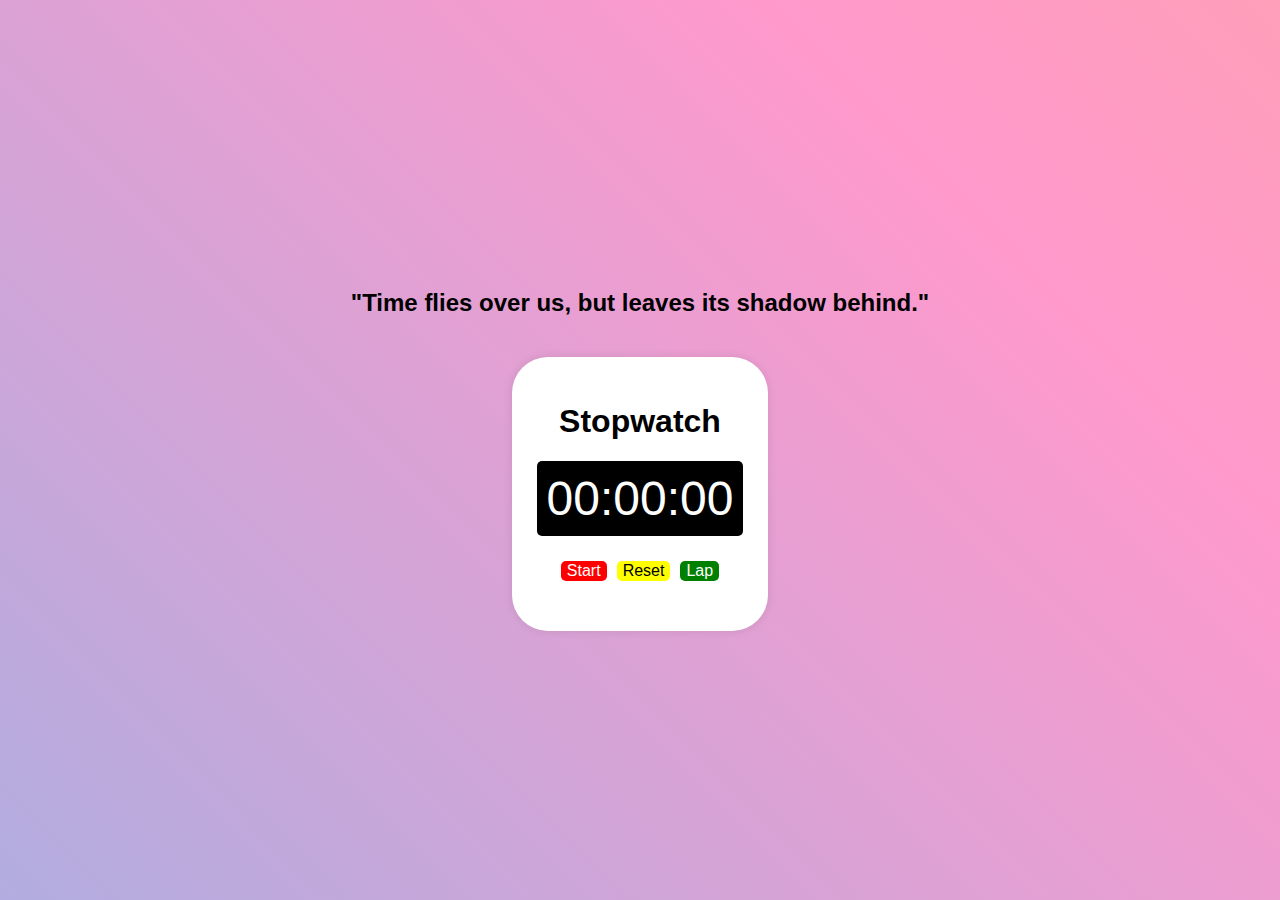
<file: stopclock/index.html>
<!DOCTYPE html>
<html lang="en">
<head>
    <meta charset="UTF-8">
    <meta name="viewport" content="width=device-width, initial-scale=1.0">
    <title>⏰Stopwatch Application</title>
    <link rel="stylesheet" href="styles.css">
</head>
<body>
    <div class="quote">"Time flies over us, but leaves its shadow behind."</div>
    <div class="stopwatch">
        <h1>Stopwatch</h1>
        <div id="time">00:00:00</div>
        <div class="buttons">
            <button id="startPauseBtn">Start</button>
            <button id="resetBtn">Reset</button>
            <button id="lapBtn">Lap</button>
        </div>
        <ul id="laps"></ul>
    </div>
    <script src="scripts.js"></script>
</body>
</html>
</file>
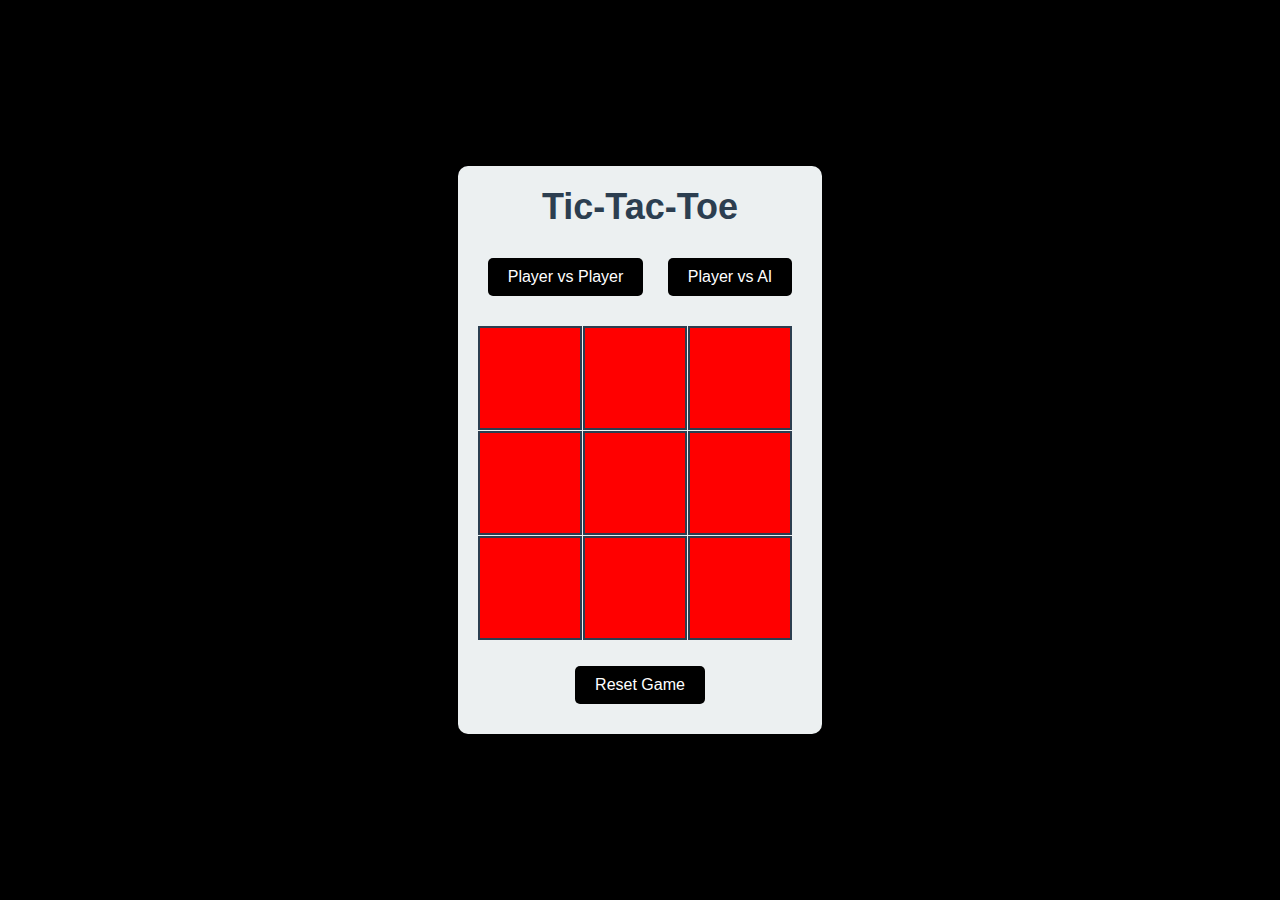
<file: tic tac toe/index.html>
<!DOCTYPE html>
<html lang="en">
<head>
    <meta charset="UTF-8">
    <meta name="viewport" content="width=device-width, initial-scale=1.0">
    <title>Fun Game</title>
    <link rel="stylesheet" href="styles.css">
</head>
<body>
    <div class="container">
        <h1>Tic-Tac-Toe</h1>
        <div class="mode-selection">
            <button id="playerModeBtn">Player vs Player</button>
            <button id="aiModeBtn">Player vs AI</button>
        </div>
        <div class="board" id="board">
            <div class="cell" data-cell></div>
            <div class="cell" data-cell></div>
            <div class="cell" data-cell></div>
            <div class="cell" data-cell></div>
            <div class="cell" data-cell></div>
            <div class="cell" data-cell></div>
            <div class="cell" data-cell></div>
            <div class="cell" data-cell></div>
            <div class="cell" data-cell></div>
        </div>
        <div class="message" id="message"></div>
        <button id="resetBtn">Reset Game</button>
    </div>
    <script src="script.js"></script>
</body>
</html>
</file>
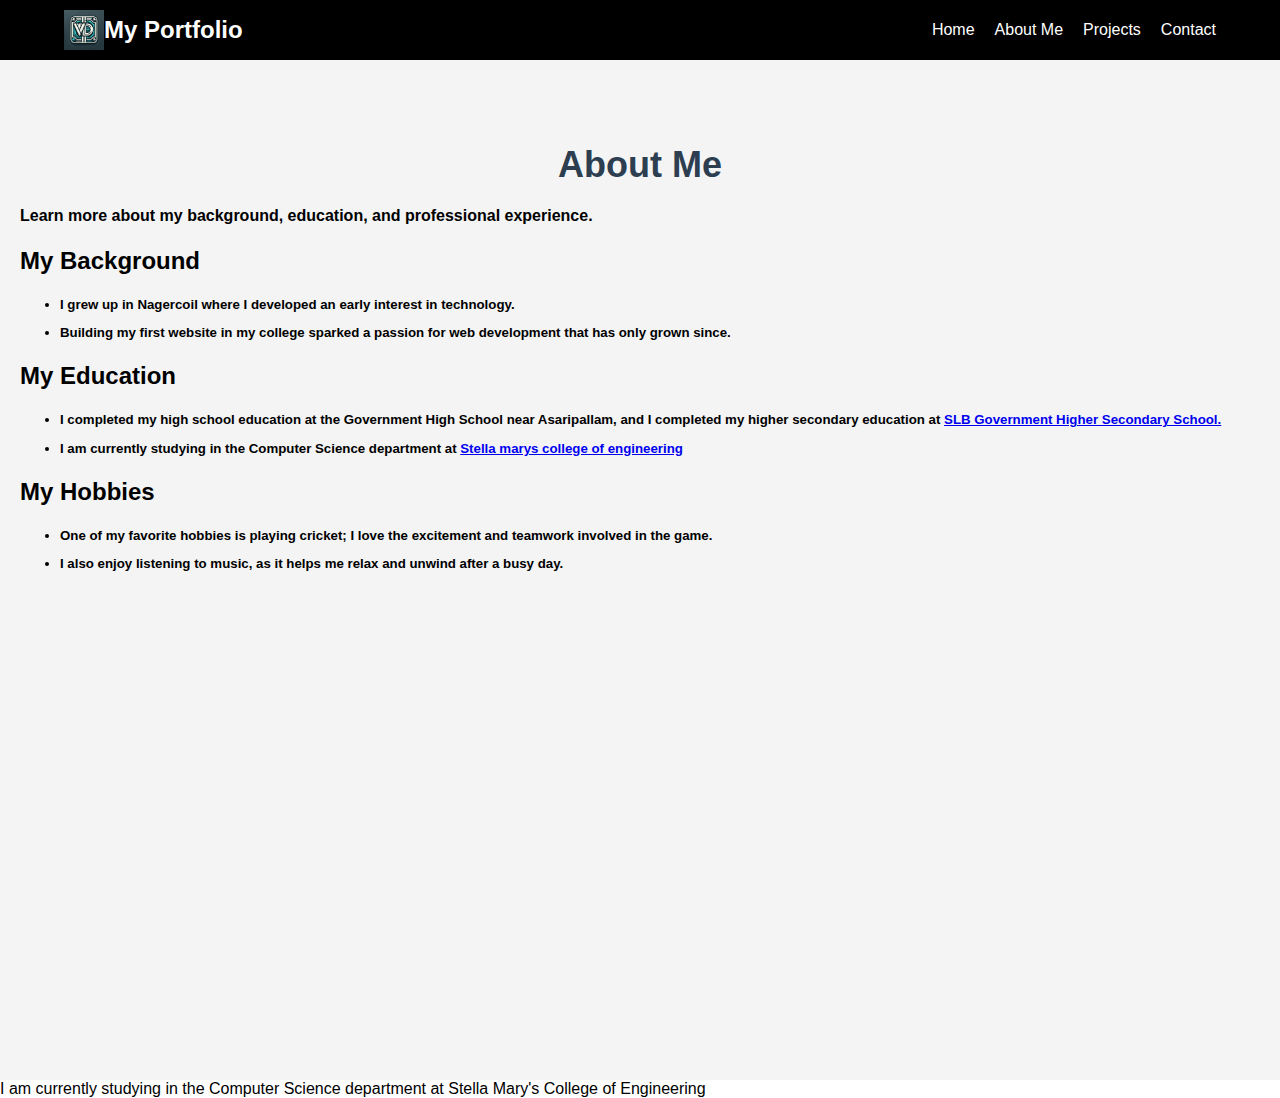
<file: about.html>
<!DOCTYPE html>
<html lang="en">
<head>
    <meta charset="UTF-8">
    <meta name="viewport" content="width=device-width, initial-scale=1.0">
    <title>About Me | My Portfolio</title>
    <link rel="stylesheet" href="styles.css">
</head>
<body>
    <header class="navbar">
        <div class="container">
            <div class="logo">
                <img src="logo.jpg.webp" alt="Logo">
                <span class="site-name">My Portfolio</span>
            </div>
            <nav>
                <ul class="nav-links">
                    <li><a href="home.html">Home</a></li>
                    <li><a href="about.html">About Me</a></li>
                    <li><a href="projects.html">Projects</a></li>
                    <li><a href="contact.html">Contact</a></li>
                </ul>
            </nav>
        </div>
    </header>
    <main>
        <h1>About Me</h1>
        <h4>
        <p>Learn more about my background, education, and professional experience.</p></h4>        
        <h2>My Background</h2>
        <h5>
        
        <ul>
        <li><p>I grew up in Nagercoil where I developed an early interest in technology.<br><li>Building my first website in my college sparked a passion for web development that has only grown since.</li></li></p>
        </ul></h5>
        
        <h2>My Education</h2>
        <h5>
        <ul>
            <li><p>I completed my high school education at the Government High School near Asaripallam, and I completed my higher secondary education at <a href="https://r.search.yahoo.com/_ylt=AwrPqmTNzplnLQIAWHG7HAx.;_ylu=Y29sbwNzZzMEcG9zAzIEdnRpZAMEc2VjA3Ny/RV=2/RE=1739342797/RO=10/RU=https%3a%2f%2fwww.facebook.com%2fSLBGHSSNagercoil%2f/RK=2/RS=AHAp3.Ae7QJqrn8LKOcMjCQiRc8-">SLB Government Higher Secondary School.</a></p></li>
            <li><p>I am currently studying in the Computer Science department at <a href="https://r.search.yahoo.com/_ylt=AwrKGL7QsplnWQIAxwu7HAx.;_ylu=Y29sbwNzZzMEcG9zAzEEdnRpZAMEc2VjA3Ny/RV=2/RE=1739335633/RO=10/RU=https%3a%2f%2fstellamaryscoe.edu.in%2f/RK=2/RS=Ws2_HeoILCSY9xLfllgEifWCVP0-"> Stella marys college of engineering</a></p></li>
        </ul> 
    </h5>
    <h2>My Hobbies</h2>
    <h5>
    <ul>
        <li><p>One of my favorite hobbies is playing cricket; I love the excitement and teamwork involved in the game.</p></li>
        <li><p>I also enjoy listening to music, as it helps me relax and unwind after a busy day.</p></li>
    </ul>
</h5> 


       
    </main>
    <script src="scripts.js"></script>
</body>
</html>
I am currently studying in the Computer Science department at Stella Mary's College of Engineering
</file>
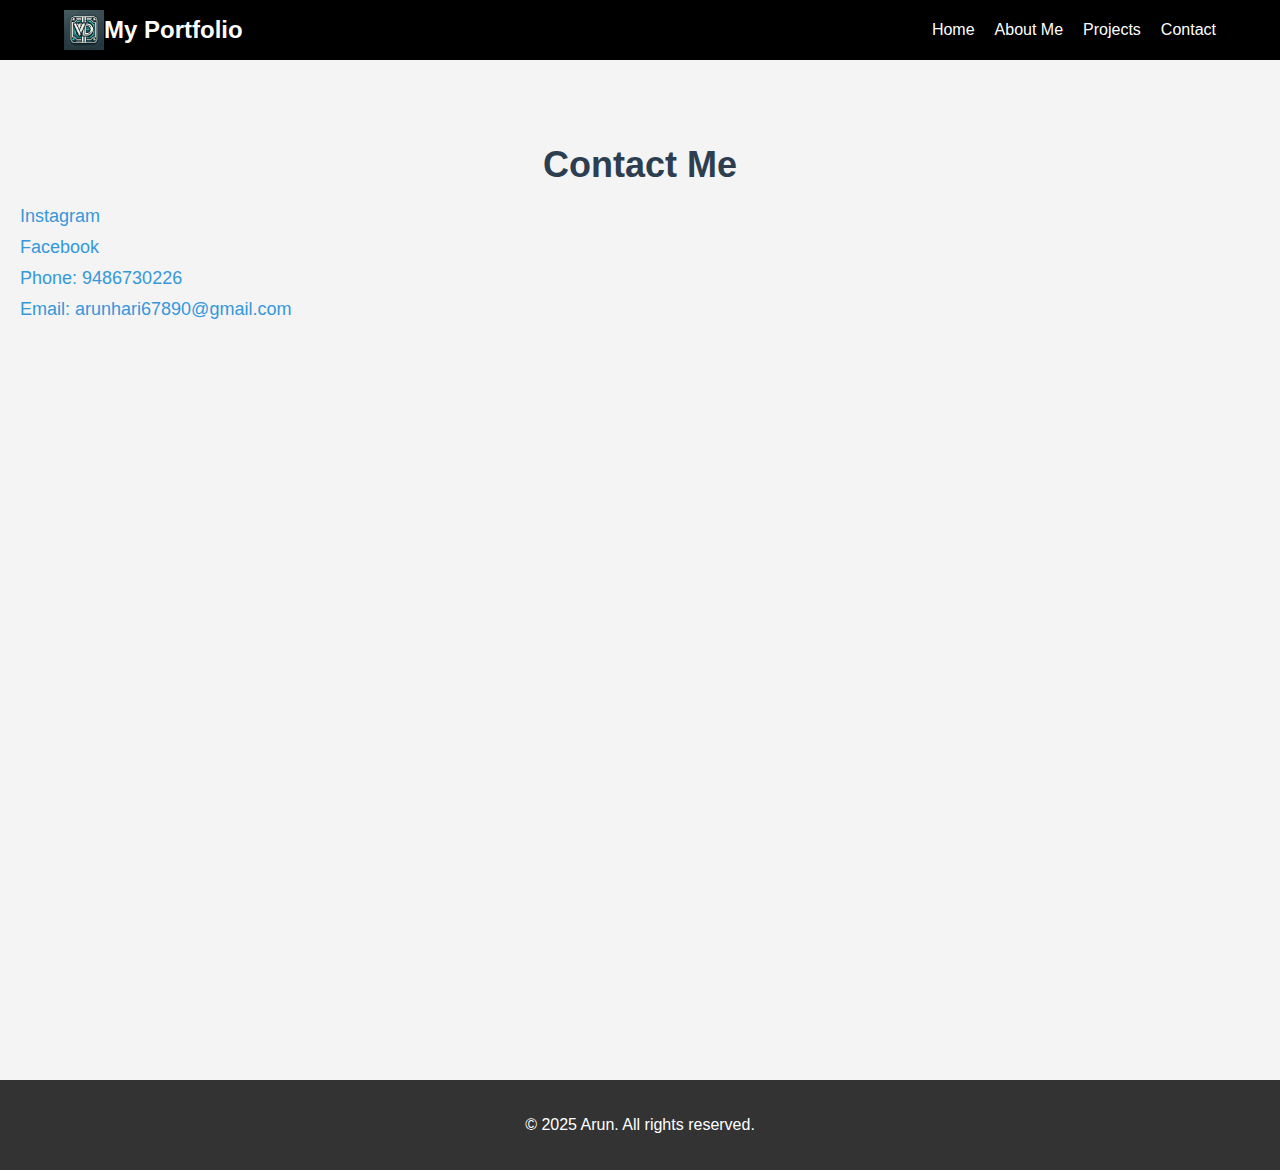
<file: contact.html>
<!DOCTYPE html>
<html lang="en">
<head>
    <meta charset="UTF-8">
    <meta name="viewport" content="width=device-width, initial-scale=1.0">
    <title>Contact Me | My Portfolio</title>
    <link rel="stylesheet" href="styles.css">
</head>
<body>
    <header class="navbar">
        <div class="container">
            <div class="logo">
                <img src="logo.jpg.webp" alt="Logo">
                <span class="site-name">My Portfolio</span>
            </div>
            <nav>
                <ul class="nav-links">
                    <li><a href="home.html">Home</a></li>
                    <li><a href="about.html">About Me</a></li>
                    <li><a href="projects.html">Projects</a></li>
                    <li><a href="contact.html">Contact</a></li>
                </ul>
            </nav>
        </div>
    </header>
    <main>
        <section id="contact">
            <h1>Contact Me</h1>
            <ul>
                <li><a href="https://www.instagram.com/lovely_bro_9486" target="_blank">Instagram</a></li>
                <li><a href="https://www.facebook.com/" target="_blank">Facebook</a></li>
                <li><a href="tel:9486730226">Phone: 9486730226</a></li>
                <li><a href="mailto:arunhari67890@gmail.com">Email: arunhari67890@gmail.com</a></li>
            </ul>
        </section>
    </main>
    <footer>
        <p>&copy; 2025 Arun. All rights reserved.</p>
    </footer>
    <script src="scripts.js"></script>
</body>
</html>
</file>
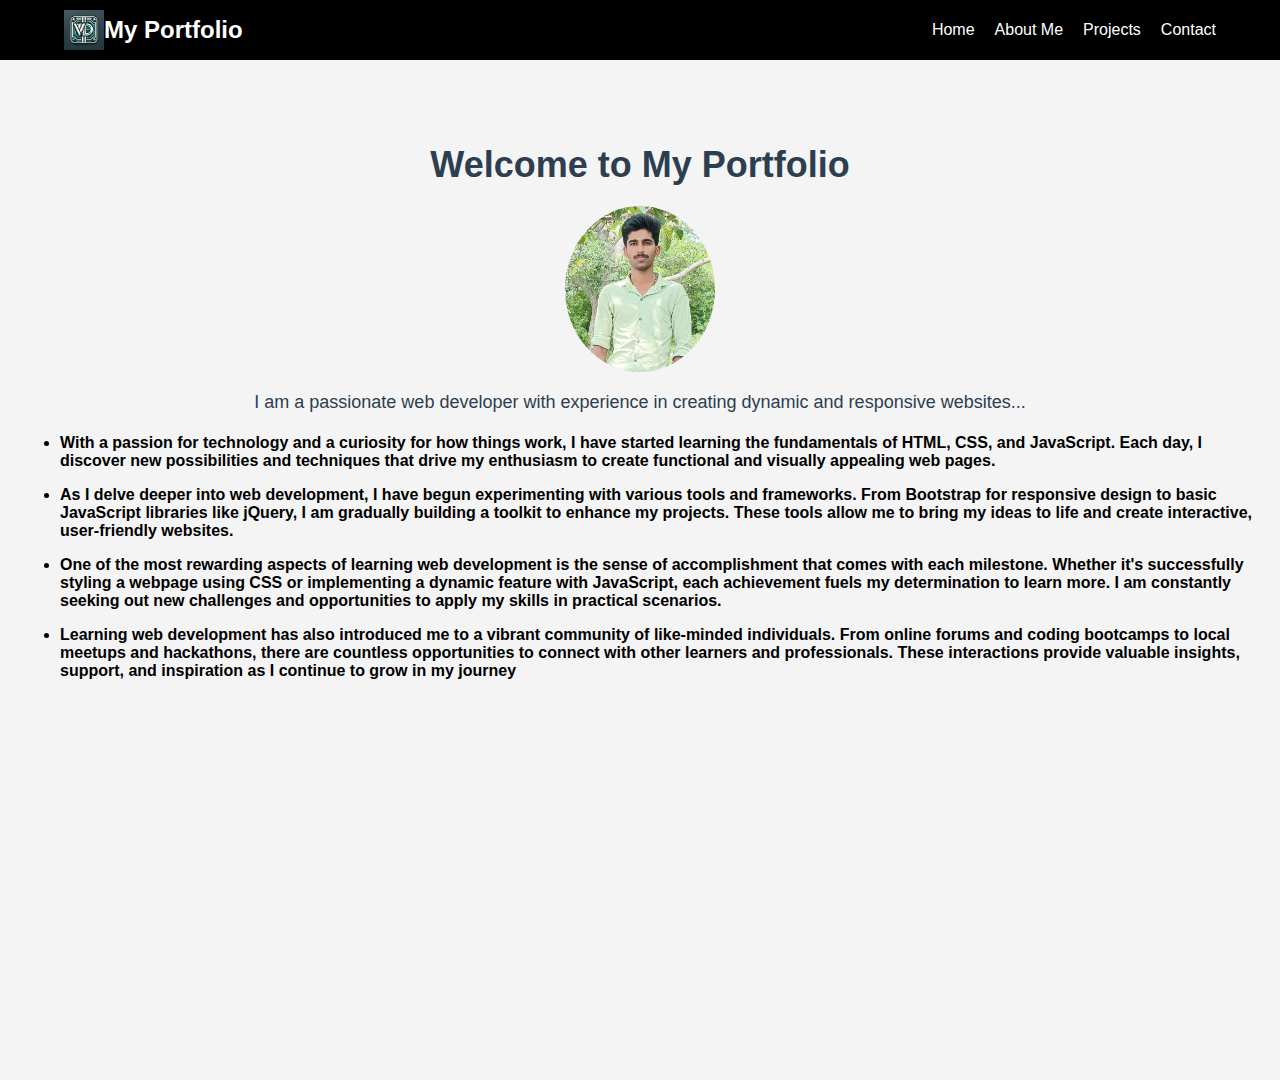
<file: home.html>
<!DOCTYPE html>
<html lang="en">
<head>
    <meta charset="UTF-8">
    <meta name="viewport" content="width=device-width, initial-scale=1.0">
    <title>Home | My Portfolio</title>
    <link rel="stylesheet" href="styles.css">
</head>
<body>
    <header class="navbar">
        <div class="container">
            <div class="logo">
                <img src="logo.jpg.webp" alt="Logo">
                <span class="site-name">My Portfolio</span>
            </div>
            <nav>
                <ul class="nav-links">
                    <li><a href="home.html">Home</a></li>
                    <li><a href="about.html">About Me</a></li>
                    <li><a href="projects.html">Projects</a></li>
                    <li><a href="contact.html">Contact</a></li>
                </ul>
            </nav>
        </div>
    </header>
    <main>
        <div class="intro">
            <h1>Welcome to My Portfolio</h1>
            <img src="profile.jpg" alt="Profile Photo" class="profile-photo">
            <p class="summary">I am a passionate web developer with experience in creating dynamic and responsive websites...</p>
<h4>
    <ul>       
    <li><p>With a passion for technology and a curiosity for how things work, I have started learning the fundamentals of HTML, CSS, and JavaScript. Each day, I discover new possibilities and techniques that drive my enthusiasm to create functional and visually appealing web pages.</p></li>
    <li><p>As I delve deeper into web development, I have begun experimenting with various tools and frameworks. From Bootstrap for responsive design to basic JavaScript libraries like jQuery, I am gradually building a toolkit to enhance my projects. These tools allow me to bring my ideas to life and create interactive, user-friendly websites.</p></li>
    <li><p>One of the most rewarding aspects of learning web development is the sense of accomplishment that comes with each milestone. Whether it's successfully styling a webpage using CSS or implementing a dynamic feature with JavaScript, each achievement fuels my determination to learn more. I am constantly seeking out new challenges and opportunities to apply my skills in practical scenarios.</p></li>
    <li><p>Learning web development has also introduced me to a vibrant community of like-minded individuals. From online forums and coding bootcamps to local meetups and hackathons, there are countless opportunities to connect with other learners and professionals. These interactions provide valuable insights, support, and inspiration as I continue to grow in my journey</p></li>

   </ul>
</h4>        
        </div>
    </main>
    <script src="scripts.js"></script>
</body>
</html>
</file>
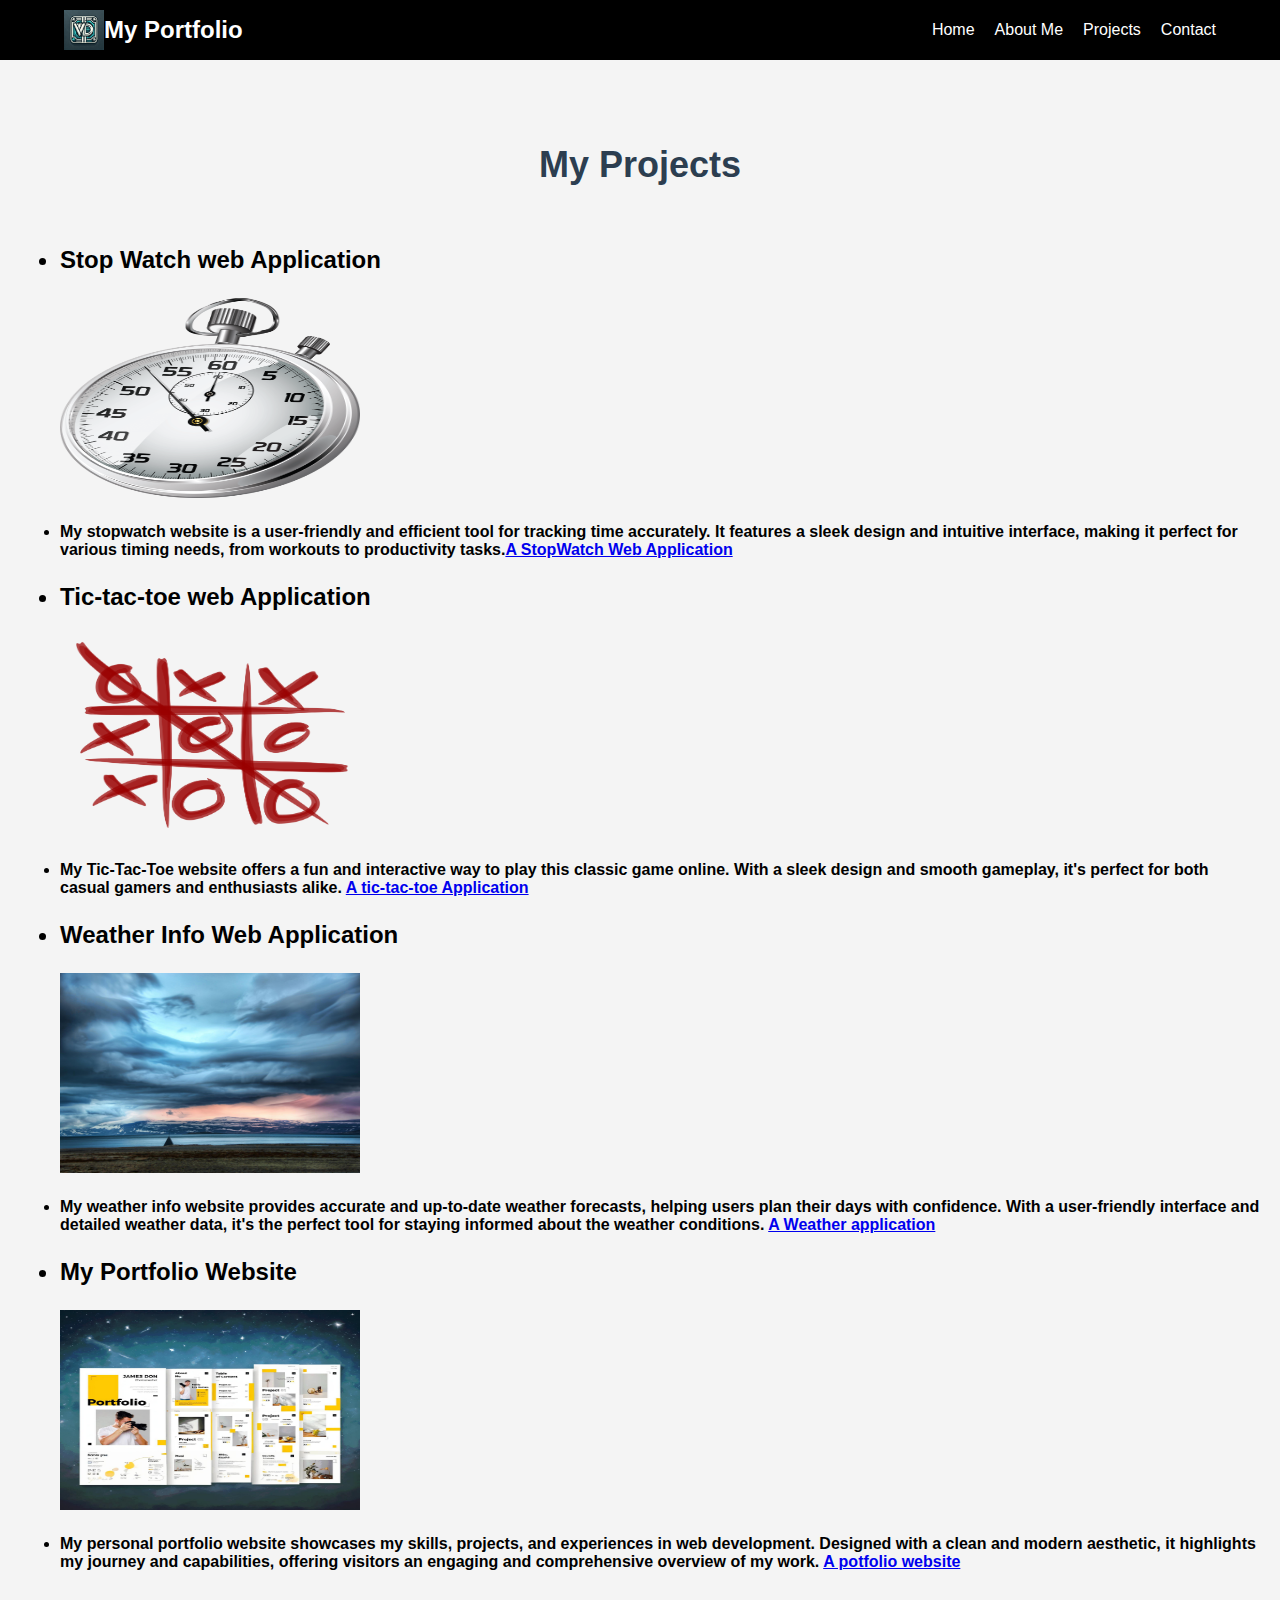
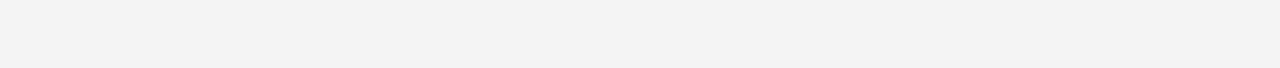
<file: projects.html>
<!DOCTYPE html>
<html lang="en">
<head>
    <meta charset="UTF-8">
    <meta name="viewport" content="width=device-width, initial-scale=1.0">
    <title>Projects | My Portfolio</title>
    <link rel="stylesheet" href="styles.css">
</head>
<body>
    <header class="navbar">
        <div class="container">
            <div class="logo">
                <img src="logo.jpg.webp" alt="Logo">
                <span class="site-name">My Portfolio</span>
            </div>
            <nav>
                <ul class="nav-links">
                    <li><a href="home.html">Home</a></li>
                    <li><a href="about.html">About Me</a></li>
                    <li><a href="projects.html">Projects</a></li>
                    <li><a href="contact.html">Contact</a></li>
                </ul>
            </nav>
        </div>
    </header>
    <main>
        <h1>My Projects</h1>
        <div class="projects-list">

            <ul>
                <h2><li><p>Stop Watch web Application</p></li></h2>
                <img src="an.png" alt="">
                <h4><li><p>My stopwatch website is a user-friendly and efficient tool for tracking time accurately. It features a sleek design and intuitive interface, making it perfect for various timing needs, from workouts to productivity tasks.<a href="stopclock/index.html">A StopWatch Web Application</a></li></h4>
                <h2><li><p>Tic-tac-toe web Application</p></li></h2>
                <img src="tn.png" alt="">
                <h4><li><p>My Tic-Tac-Toe website offers a fun and interactive way to play this classic game online. With a sleek design and smooth gameplay, it's perfect for both casual gamers and enthusiasts alike. <a href="tic tac toe/index.html">A tic-tac-toe Application</a></p></li></h4>
                <h2><li><p>Weather Info Web Application</p></li></h2>
                <img src="cl.jpg" alt="">
                <h4><li><p>My weather info website provides accurate and up-to-date weather forecasts, helping users plan their days with confidence. With a user-friendly interface and detailed weather data, it's the perfect tool for staying informed about the weather conditions. <a href="aj/index.html">A Weather application</a></p></li></h4>
                <h2><li><p>My Portfolio Website</p></li></h2>
                <img src="pro.png" alt="">
                <h4><li><p>My personal portfolio website showcases my skills, projects, and experiences in web development. Designed with a clean and modern aesthetic, it highlights my journey and capabilities, offering visitors an engaging and comprehensive overview of my work. <a href="index.html">A potfolio website</a></p></li></h4>        
            </ul>
        </div>
    </main>
    <script src="scripts.js"></script>
</body>
</html>
</file>
<file: stopclock/styles.css>
body {
    font-family: Arial, sans-serif;
    display: flex;
    flex-direction: column;
    align-items: center;
    justify-content: center;
    height: 100vh;
    margin: 0;
    background: linear-gradient(45deg, #33ccff, #ff99cc, #ffcc33);
    background-size: 400% 400%;
    animation: gradientAnimation 15s ease infinite;
}

@keyframes gradientAnimation {
    0% { background-position: 0% 50%; }
    50% { background-position: 100% 50%; }
    100% { background-position: 0% 50%; }
}

.quote {
    font-size: 24px; /* Increased font size */
    color: black; /* Black text color */
    text-align: center;
    margin: 20px 0;
    font-weight: bold; /* Bold text */
}

.stopwatch {
    background: #fff;
    padding: 25px;
    border-radius: 36px;
    box-shadow: 0 0 10px rgba(0, 0, 0, 0.1);
    text-align: center;
    margin-top: 20px;
}

#time {
    font-size: 48px;
    margin-bottom: 20px;
    background: black;
    color: white;
    padding: 10px;
    border-radius: 5px;
    transition: color 0.2s;
}

#time.blink {
    color: yellowgreen; /* Change to any visible color you prefer */
}

.buttons {
    display: flex;
    justify-content: center;
}

.buttons button {
    padding: 0px px;
    margin: 5px;
    font-size: 16px;
    cursor: pointer;
    border: none;
    border-radius: 5px;
    color: white;
}

#startPauseBtn {
    background-color: red; /* Red for pause/start */
}

#resetBtn {
    background-color: yellow; /* Yellow for reset */
    color: black; /* Ensure text is visible on yellow background */
}

#lapBtn {
    background-color: green; /* Green for lap */
}

#laps {
    margin-top: 20px;
    padding-left: 0;
}

#laps li {
    list-style: none;
    padding: 5px;
    background: #f2f2f2;
    margin-bottom: 5px;
    border-radius: 5px;
}
</file>
<file: tic tac toe/styles.css>
body {
    display: flex;
    justify-content: center;
    align-items: center;
    height: 100vh;
    margin: 0;
    background: linear-gradient(135deg, black, black);
    font-family: Arial, sans-serif;
}

.container {
    text-align: center;
    background: #ecf0f1;
    padding: 20px;
    border-radius: 10px;
    box-shadow: 0 0 10px rgba(0, 0, 0, 0.2);
}

h1 {
    margin: 0 0 20px;
    font-size: 36px;
    color: #2c3e50;
}

.mode-selection button,
#resetBtn {
    padding: 10px 20px;
    margin: 10px;
    font-size: 16px;
    cursor: pointer;
    border: none;
    border-radius: 5px;
    background: black;
    color: white;
    transition: background 0.3s;
}

.mode-selection button:hover,
#resetBtn:hover {
    background: #2980b9;
}

.board {
    display: grid;
    grid-template-columns: repeat(3, 100px);
    grid-template-rows: repeat(3, 100px);
    gap: 5px;
    margin: 20px auto;
}

.cell {
    display: flex;
    justify-content: center;
    align-items: center;
    width: 100px;
    height: 100px;
    background: red;
    border: 2px solid #2c3e50;
    font-size: 36px;
    cursor: pointer;
    transition: background 0.3s;
}

.cell:hover {
    background: yellow;
}

.message {
    font-size: 24px;
    color: #2c3e50;
    margin: 10px 0;
}

.winner {
    background: #2ecc71 !important;
}
</file>
<file: styles.css>
/* General styles */
body {
    font-family: 'Roboto', sans-serif;
    margin: 0;
    padding: 0;
    box-sizing: border-box;
    background: url('com.jpg') no-repeat center center fixed;
    background-size: cover;
}

/* Navbar styles */
.navbar {
    position: none;
    width: 100%;
    background: black;
    color: white;
    padding: 10px 0;
    display: flex;
    justify-content: center;
    box-shadow: 0 2px 5px rgba(0, 0, 0, 0.1);
    z-index: 1000;
}

/* Rest of your CSS */


.container {
    display: flex;
    justify-content: space-between;
    align-items: center;
    width: 90%;
    max-width: 1200px;
    margin: 0 auto;
}

.logo {
    display: flex;
    align-items: center;
}

.logo img {
    height: 40px;
    margin-right:0px;
}

.site-name {
    font-size: 24px;
    font-weight: bold;
}

nav ul {
    list-style: none;
    padding: 0;
    margin: 0;
    display: flex;
}

nav ul li {
    margin-left: 20px;
}

nav ul li a {
    text-decoration: none;
    color: white;
    transition: color 0.3s;
}

nav ul li a:hover {
    color: red;
}

/* Main content styles */
main {
    padding-top: 80px;
    padding: 60px 20px;
    background: #f4f4f4;
    min-height: 100vh;
}

section {
    margin-bottom: 40px;
}

h1 {
    margin-bottom: 20px;
    font-size: 36px;
    color: #2c3e50;
    text-align: center;
}

.profile-photo {
    width: 150px;
    border-radius: 50%;
    margin: 20px 0;
    display: block;
    margin-left: auto;
    margin-right: auto;
}

.summary {
    font-size: 18px;
    color: #2c3e50;
    text-align: center;
}

.about-content p {
    margin-bottom: 10px;
}

.projects-list {
    display: flex;
    flex-wrap: wrap;
    gap: 20px;
    justify-content:none;
}

.projects-list .project-item {
    background: white;
    padding: 20px;
    border-radius: 5px;
    box-shadow: 0 0 10px rgba(0, 0, 0, 0.1);
    width: calc(33.333% - 20px);
    box-sizing: border-box;
    transition: transform 0.3s;
}

.projects-list .project-item:hover {
    transform: scale(1.05);
}

.projects-list .project-item img {
    max-width: 100%;
    height: auto;
}

.projects-list .project-item h2 {
    font-size: 24px;
    margin-bottom: 10px;
}

.projects-list .project-item p {
    margin-bottom: 10px;
    color: #2c3e50;
}

.projects-list .project-item .tech-stack {
    font-size: 14px;
    color: #7f8c8d;
}

.projects-list .project-item button {
    padding: 10px 20px;
    background: #3498db;
    color: white;
    border: none;
    border-radius: 5px;
    cursor: pointer;
    transition: background 0.3s;
}

.projects-list .project-item button:hover {
    background: #2980b9;
}

.projects-list img {
    width: 300px;  /* Replace with the desired width in pixels */
    height: 200px;
}

/* Contact styles */
#contact ul {
    list-style: none;
    padding: 0;
}

#contact ul li {
    margin: 10px 0;
    font-size: 18px;
}

#contact ul li a {
    color: #3498db;
    text-decoration: none;
}

#contact ul li a:hover {
    text-decoration: underline;
}

footer {
    text-align: center;
    padding: 20px 0;
    background: #333;
    color: white;
}

/* Smooth scrolling */
html {
    scroll-behavior: smooth;
}
</file>
